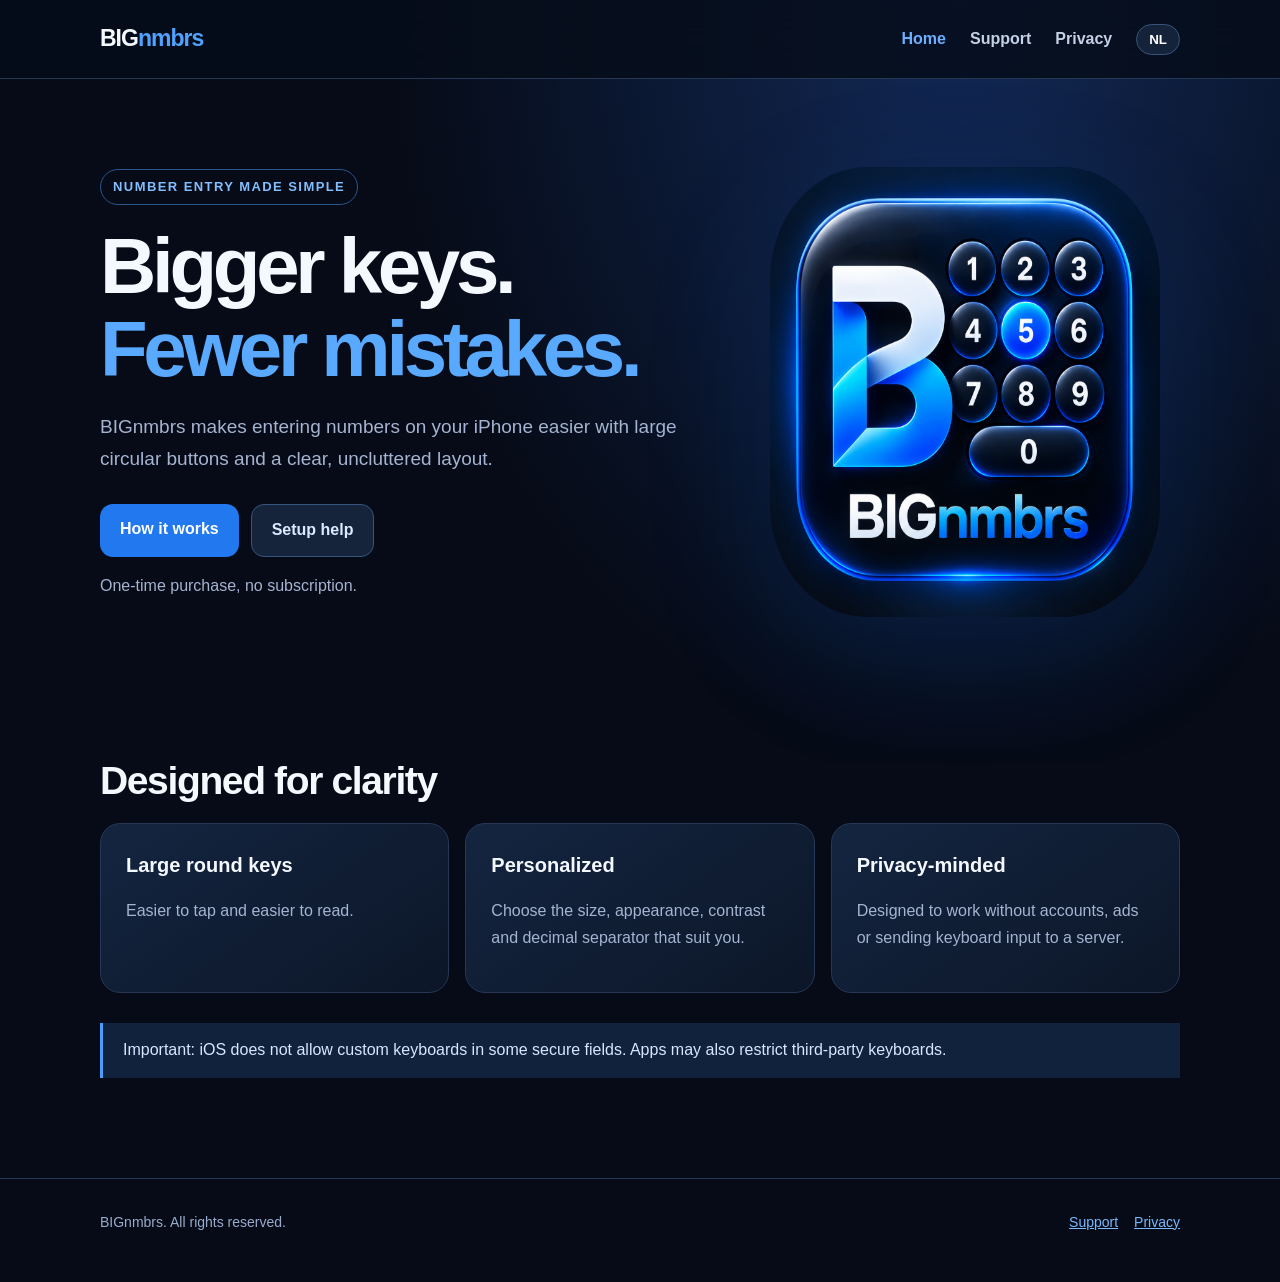
<file: index.html>
<!doctype html><html lang="en"><head><meta charset="utf-8"><meta name="viewport" content="width=device-width, initial-scale=1"><meta name="theme-color" content="#060b17"><meta name="description" content="BIGnmbrs: bigger numeric keys for easier iPhone typing."><title>BIGnmbrs — Bigger keys. Fewer mistakes.</title><link rel="icon" href="assets/bignmbrs-logo.png"><link rel="stylesheet" href="style.css"><script src="i18n.js" defer></script></head><body><header><nav class="container nav" aria-label="Main navigation"><a class="brand" href="/bignmbrs-site/index.html">BIG<span>nmbrs</span></a><div class="links"><a href="/bignmbrs-site/index.html" aria-current="page" data-i18n="home">Home</a><a href="/bignmbrs-site/support.html" data-i18n="support">Support</a><a href="/bignmbrs-site/privacy.html" data-i18n="privacy">Privacy</a><button type="button" class="lang" data-language-switch aria-label="Switch language">NL</button></div></nav></header><main><section class="container hero"><div><span class="eyebrow" data-i18n="eyebrow">Number entry made simple</span><h1 data-i18n="title">Bigger keys.<br><em>Fewer mistakes.</em></h1><p class="lead" data-i18n="lead">BIGnmbrs makes entering numbers on your iPhone easier with large circular buttons and a clear, uncluttered layout.</p><div class="buttons"><a class="btn" href="/bignmbrs-site/support.html" data-i18n="cta">How it works</a><a class="btn secondary" href="/bignmbrs-site/support.html" data-i18n="help">Setup help</a></div><p class="muted" data-i18n="once">One-time purchase, no subscription.</p></div><img class="hero-icon" src="assets/bignmbrs-logo.png" alt="BIGnmbrs app logo" width="450" height="450"></section><section class="container section"><h2 data-i18n="features">Designed for clarity</h2><div class="grid"><article class="panel"><h3 data-i18n="f1">Large round keys</h3><p data-i18n="f1p">Easier to tap and easier to read.</p></article><article class="panel"><h3 data-i18n="f2">Personalized</h3><p data-i18n="f2p">Choose the size, appearance, contrast and decimal separator that suit you.</p></article><article class="panel"><h3 data-i18n="f3">Privacy-minded</h3><p data-i18n="f3p">Designed to work without accounts, ads or sending keyboard input to a server.</p></article></div><div class="notice" data-i18n="lim">Important: iOS does not allow custom keyboards in some secure fields. Apps may also restrict third-party keyboards.</div></section></main><footer><div class="container foot"><span data-i18n="copyright">BIGnmbrs. All rights reserved.</span><div><a href="/bignmbrs-site/support.html" data-i18n="support">Support</a><a href="/bignmbrs-site/privacy.html" data-i18n="privacy">Privacy</a></div></div></footer></body></html>
</file>
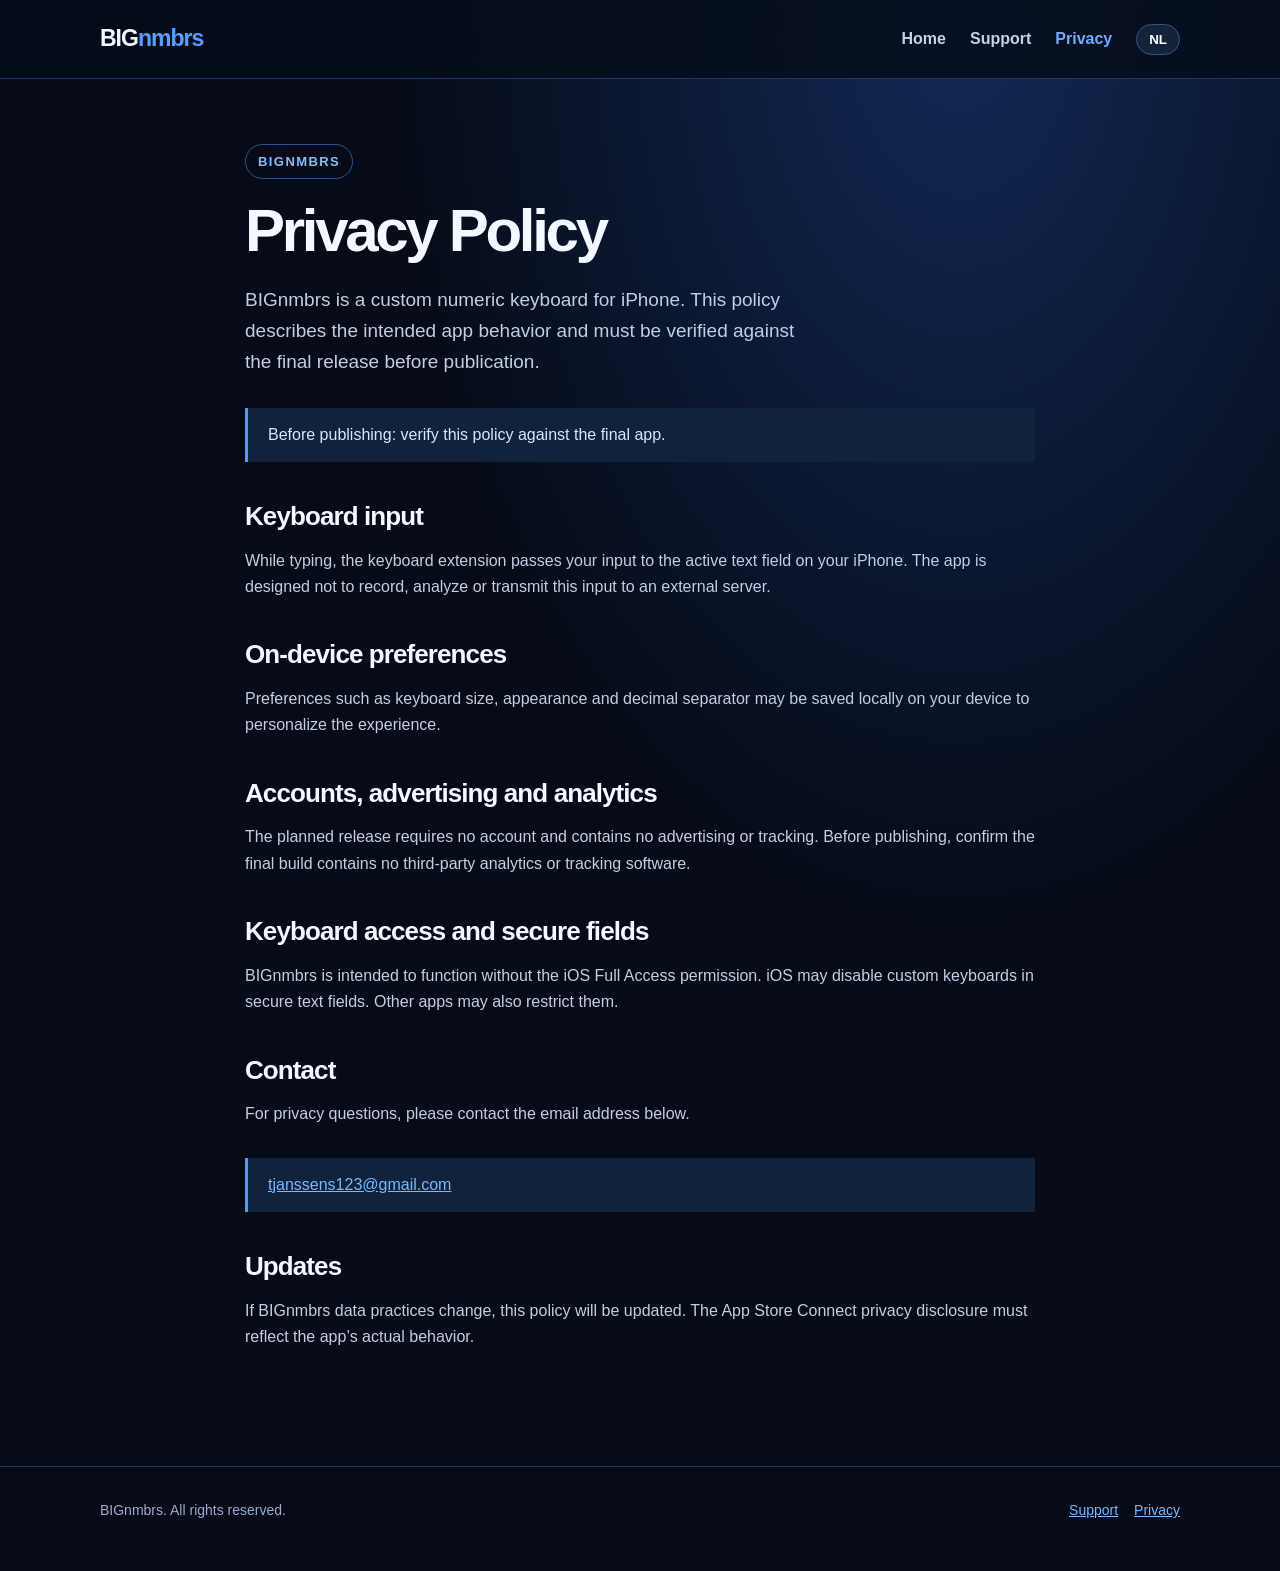
<file: privacy.html>
<!doctype html><html lang="en"><head><meta charset="utf-8"><meta name="viewport" content="width=device-width, initial-scale=1"><meta name="theme-color" content="#060b17"><title>Privacy Policy — BIGnmbrs</title><link rel="icon" href="assets/bignmbrs-logo.png"><link rel="stylesheet" href="style.css"><script src="i18n.js" defer></script></head><body><header><nav class="container nav"><a class="brand" href="/bignmbrs-site/index.html">BIG<span>nmbrs</span></a><div class="links"><a href="/bignmbrs-site/index.html" data-i18n="home">Home</a><a href="/bignmbrs-site/support.html" data-i18n="support">Support</a><a href="/bignmbrs-site/privacy.html" aria-current="page" data-i18n="privacy">Privacy</a><button class="lang" type="button" data-language-switch>NL</button></div></nav></header><main class="container page"><span class="eyebrow">BIGnmbrs</span><h1 data-i18n="ptitle">Privacy Policy</h1><p class="lead" data-i18n="pintro">BIGnmbrs is a custom numeric keyboard for iPhone. This policy describes the intended app behavior and must be verified against the final release before publication.</p><div class="notice" data-i18n="draft">Before publishing: verify this policy against the final app and add an approved support email address.</div><h2 data-i18n="p1">Keyboard input</h2><p data-i18n="p1p">While typing, the keyboard extension passes your input to the active text field on your iPhone. The app is designed not to record, analyze or transmit this input to an external server.</p><h2 data-i18n="p2">On-device preferences</h2><p data-i18n="p2p">Preferences such as keyboard size, appearance and decimal separator may be saved locally on your device to personalize the experience.</p><h2 data-i18n="p3">Accounts, advertising and analytics</h2><p data-i18n="p3p">The planned release requires no account and contains no advertising or tracking. Before publishing, confirm the final build contains no third-party analytics or tracking software.</p><h2 data-i18n="p4">Keyboard access and secure fields</h2><p data-i18n="p4p">BIGnmbrs is intended to function without the iOS Full Access permission. iOS may disable custom keyboards in secure text fields. Other apps may also restrict them.</p><h2 data-i18n="p5">Contact</h2><p data-i18n="p5p">For privacy questions, use the official support address below once provided by the publisher.</p><div class="notice"><a href="mailto:tjanssens123@gmail.com">tjanssens123@gmail.com</a></div><h2 data-i18n="p6">Updates</h2><p data-i18n="p6p">If BIGnmbrs data practices change, this policy will be updated. The App Store Connect privacy disclosure must reflect the app’s actual behavior.</p></main><footer><div class="container foot"><span data-i18n="copyright">BIGnmbrs. All rights reserved.</span><div><a href="/bignmbrs-site/support.html" data-i18n="support">Support</a><a href="/bignmbrs-site/privacy.html" data-i18n="privacy">Privacy</a></div></div></footer></body></html>
</file>
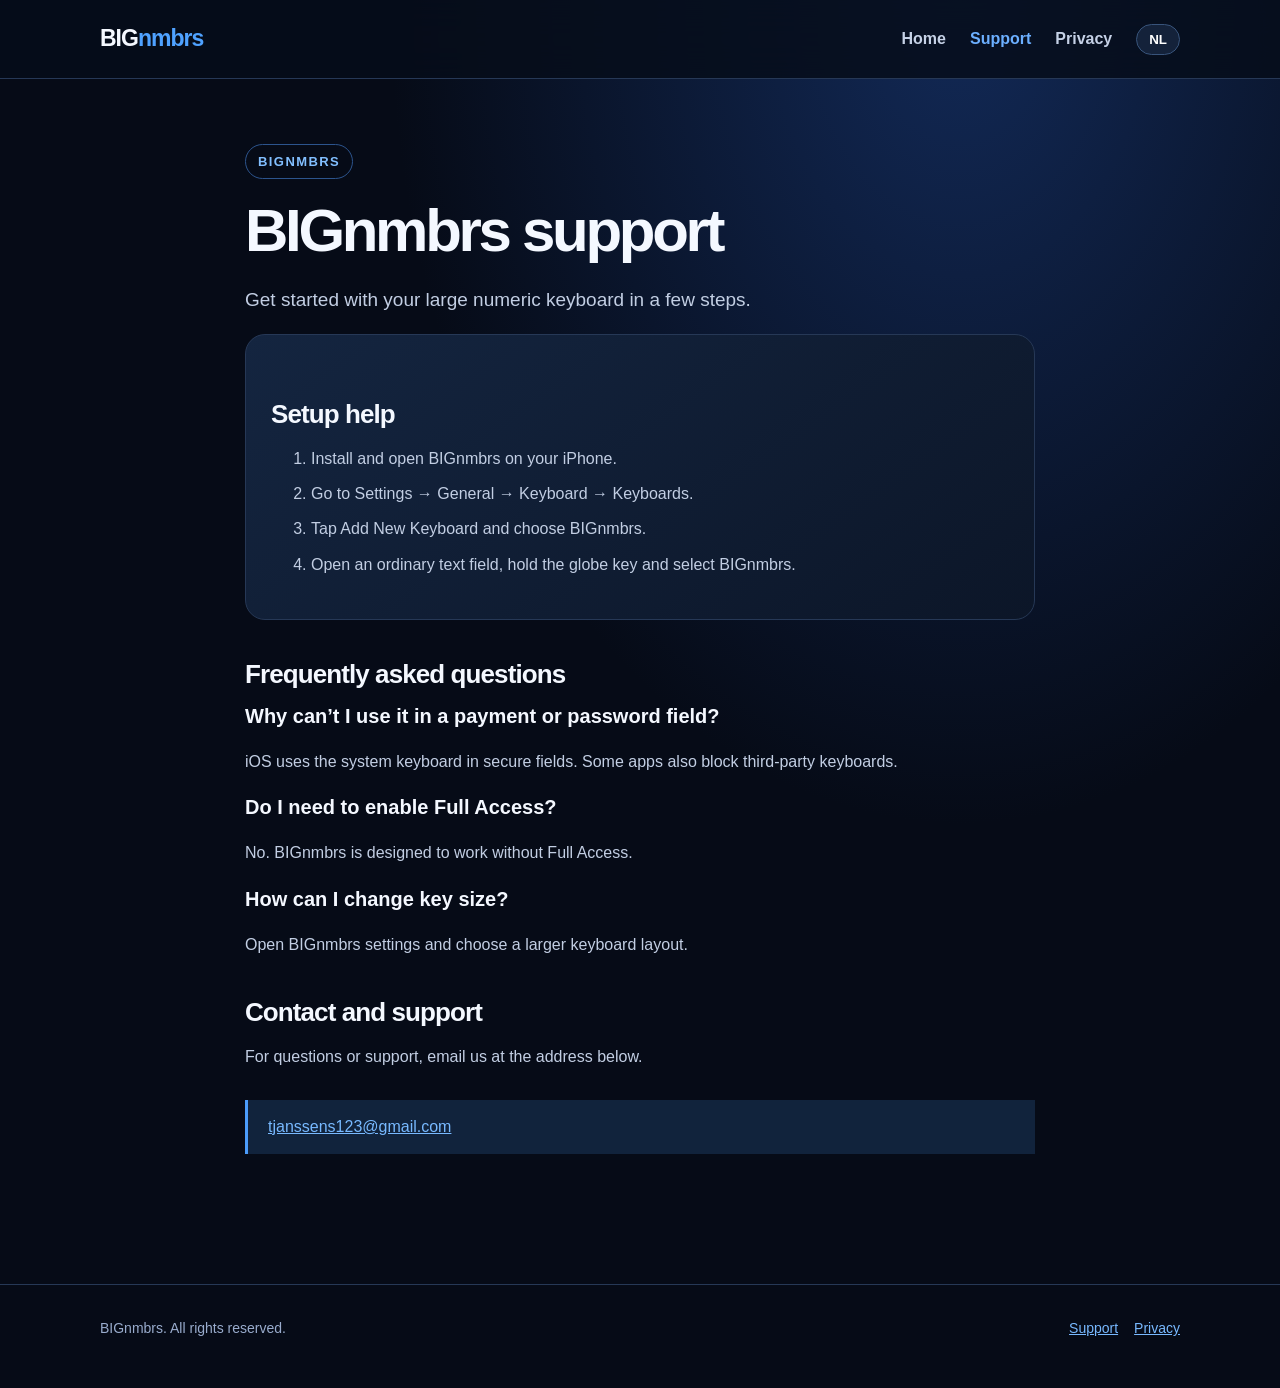
<file: support.html>
<!doctype html><html lang="en"><head><meta charset="utf-8"><meta name="viewport" content="width=device-width, initial-scale=1"><meta name="theme-color" content="#060b17"><title>Support — BIGnmbrs</title><link rel="icon" href="assets/bignmbrs-logo.png"><link rel="stylesheet" href="style.css"><script src="i18n.js" defer></script></head><body><header><nav class="container nav"><a class="brand" href="/bignmbrs-site/index.html">BIG<span>nmbrs</span></a><div class="links"><a href="/bignmbrs-site/index.html" data-i18n="home">Home</a><a href="/bignmbrs-site/support.html" aria-current="page" data-i18n="support">Support</a><a href="/bignmbrs-site/privacy.html" data-i18n="privacy">Privacy</a><button class="lang" type="button" data-language-switch>NL</button></div></nav></header><main class="container page"><span class="eyebrow">BIGnmbrs</span><h1 data-i18n="supporttitle">BIGnmbrs support</h1><p class="lead" data-i18n="supportlead">Get started with your large numeric keyboard in a few steps.</p><div class="panel"><h2 data-i18n="help">Setup help</h2><ol><li data-i18n="s1">Install and open BIGnmbrs on your iPhone.</li><li data-i18n="s2">Go to Settings → General → Keyboard → Keyboards.</li><li data-i18n="s3">Tap Add New Keyboard and choose BIGnmbrs.</li><li data-i18n="s4">Open an ordinary text field, hold the globe key and select BIGnmbrs.</li></ol></div><h2 data-i18n="faq">Frequently asked questions</h2><h3 data-i18n="q1">Why can’t I use it in a payment or password field?</h3><p data-i18n="a1">iOS uses the system keyboard in secure fields. Some apps also block third-party keyboards.</p><h3 data-i18n="q2">Do I need to enable Full Access?</h3><p data-i18n="a2">No. BIGnmbrs is designed to work without Full Access.</p><h3 data-i18n="q3">How can I change key size?</h3><p data-i18n="a3">Open BIGnmbrs settings and choose a larger keyboard layout.</p><h2 data-i18n="contact">Contact and support</h2><p data-i18n="contactp">Contact us at the support address below once the publisher has configured it.</p><div class="notice"><a href="mailto:tjanssens123@gmail.com">tjanssens123@gmail.com</a></div></main><footer><div class="container foot"><span data-i18n="copyright">BIGnmbrs. All rights reserved.</span><div><a href="/bignmbrs-site/support.html" data-i18n="support">Support</a><a href="/bignmbrs-site/privacy.html" data-i18n="privacy">Privacy</a></div></div></footer></body></html>
</file>
<file: style.css>
:root{color-scheme:dark;--bg:#060b17;--card:#0e1930;--text:#f4f8ff;--muted:#a5b4d1;--line:#263856;--blue:#298bff}*{box-sizing:border-box}html{scroll-behavior:smooth}body{margin:0;font:16px/1.65 -apple-system,BlinkMacSystemFont,"Segoe UI",sans-serif;color:var(--text);background:radial-gradient(ellipse at 75% 0%,#122956 0%,transparent 42%),var(--bg)}a{color:#78b9ff}a:focus-visible,button:focus-visible{outline:3px solid #a4daff;outline-offset:4px;border-radius:5px}.container{width:min(1080px,calc(100% - 42px));margin:auto}header{border-bottom:1px solid var(--line);background:#070e1ad9;position:sticky;top:0;z-index:3;backdrop-filter:blur(18px)}.nav{display:flex;justify-content:space-between;align-items:center;gap:18px;min-height:78px}.brand{color:var(--text);font-size:23px;font-weight:800;letter-spacing:-1px;text-decoration:none}.brand span{color:#4fa2ff}.links{display:flex;gap:24px;align-items:center}.links a{text-decoration:none;color:#c5d1e6;font-weight:600}.links a:hover,.links a[aria-current=page]{color:#6cafff}.lang{border:1px solid #38547b;background:#14223a;color:white;border-radius:30px;padding:7px 12px;font-weight:700;cursor:pointer}.hero{display:grid;grid-template-columns:1.15fr .85fr;align-items:center;gap:70px;padding:88px 0 100px}.eyebrow{display:inline-block;padding:6px 12px;border:1px solid #2c548d;border-radius:99px;color:#82bfff;font-size:13px;font-weight:750;letter-spacing:.11em;text-transform:uppercase}h1{font-size:clamp(45px,7vw,78px);line-height:1.07;letter-spacing:-.055em;margin:20px 0}h1 em{font-style:normal;color:#59a9ff}h2{font-size:clamp(26px,4vw,39px);line-height:1.14;letter-spacing:-.035em;margin:0 0 20px}h3{margin:0 0 8px;font-size:20px}.lead{font-size:19px;color:var(--muted);max-width:580px}.hero-icon{width:100%;max-width:390px;border-radius:25%;box-shadow:0 38px 130px #0b68ed25;display:block;margin:auto}.buttons{display:flex;gap:12px;flex-wrap:wrap;margin-top:30px}.btn{display:inline-block;text-decoration:none;background:#2178ef;color:white;font-weight:750;padding:12px 20px;border-radius:13px}.btn.secondary{background:#15243b;border:1px solid #36547d;color:#dceaff}.section{padding:42px 0 70px}.grid{display:grid;grid-template-columns:repeat(3,1fr);gap:16px}.panel{background:linear-gradient(145deg,#142540,#0c1628);border:1px solid var(--line);border-radius:20px;padding:25px}.panel p,.muted{color:var(--muted)}.number{color:#65b0ff;font-weight:800}.notice{border-left:3px solid #4b9cfb;padding:14px 20px;margin:30px 0;background:#11233c;color:#d6e7ff}.page{max-width:790px;padding:65px 0 100px}.page h1{font-size:clamp(40px,6vw,60px)}.page h2{font-size:26px;margin:40px 0 10px}.page p,.page li{color:#c2cee3}.page li{margin:9px 0}footer{border-top:1px solid var(--line);padding:32px 0 48px;color:#99accd;font-size:14px}.foot{display:flex;justify-content:space-between;gap:18px;flex-wrap:wrap}.foot a{margin-left:16px}.keyboard{background:#101c32;border:1px solid #36547e;border-radius:24px;width:min(330px,100%);padding:22px;margin:28px auto;box-shadow:0 18px 52px #0005}.keys{display:grid;grid-template-columns:repeat(3,1fr);gap:12px}.key{background:linear-gradient(155deg,#203d68,#122844);border:1px solid #2e71b9;color:white;border-radius:50%;aspect-ratio:1;display:grid;place-items:center;font-size:35px;font-weight:600;box-shadow:inset 0 1px #599af655}.key.blue{background:linear-gradient(145deg,#1688ff,#0554c7)}@media(max-width:720px){.hero{grid-template-columns:1fr;padding:50px 0;gap:20px}.hero-icon{max-width:230px}.grid{grid-template-columns:1fr}.nav{align-items:flex-start;padding:15px 0;flex-direction:column}.links{gap:13px;flex-wrap:wrap;font-size:14px}.page{padding-top:38px}}
</file>
